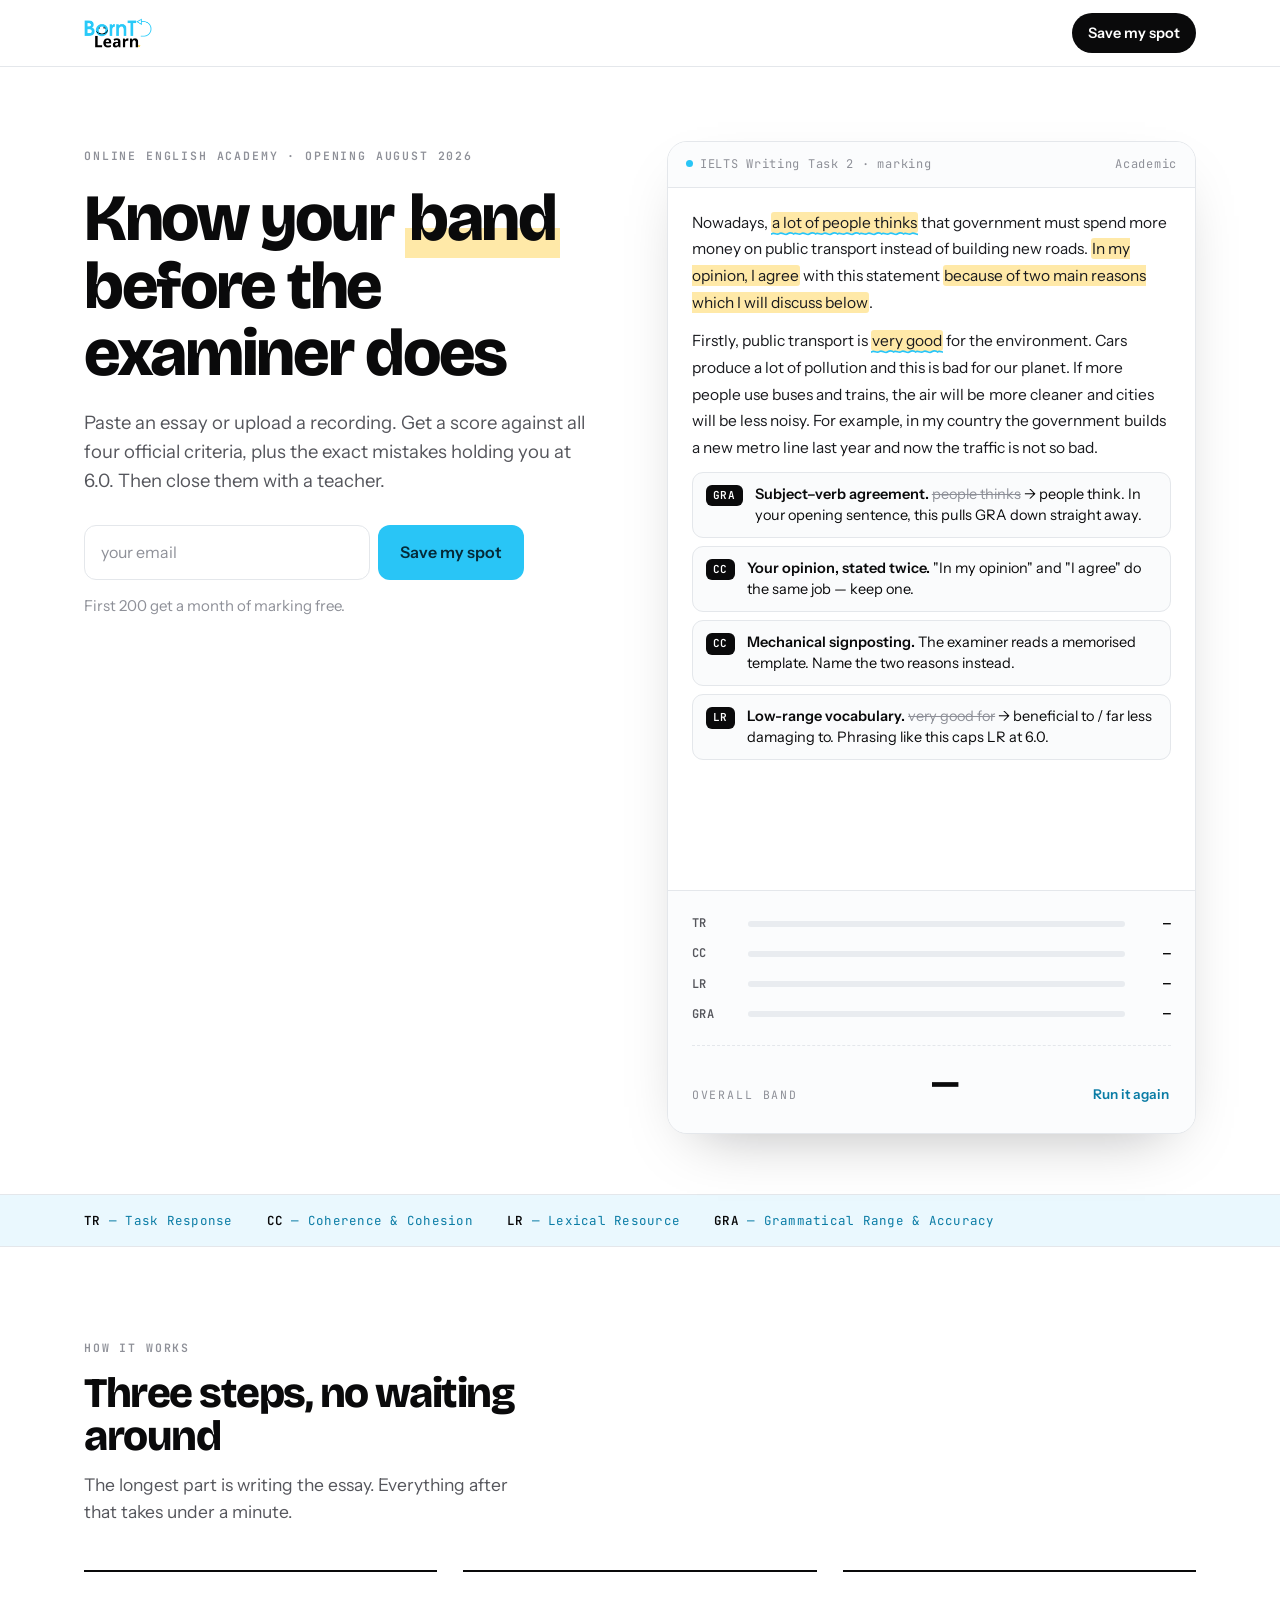
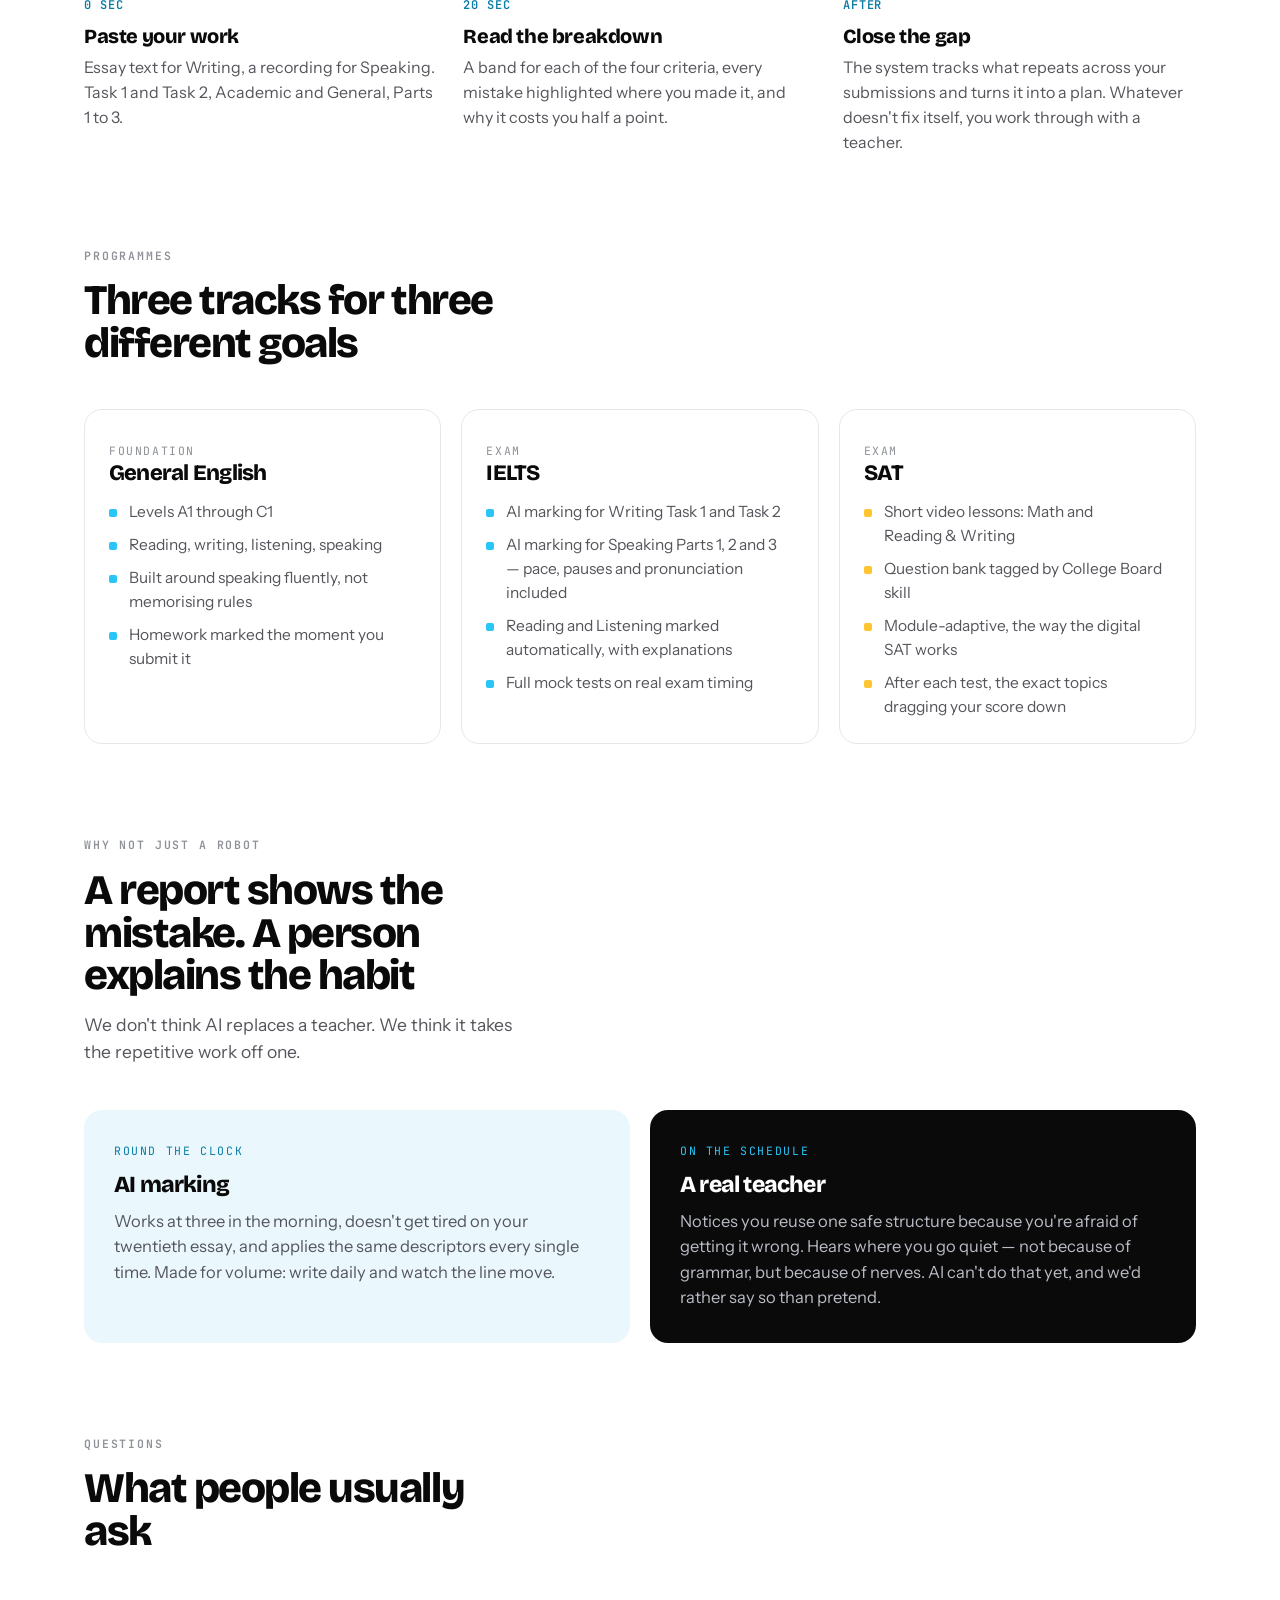
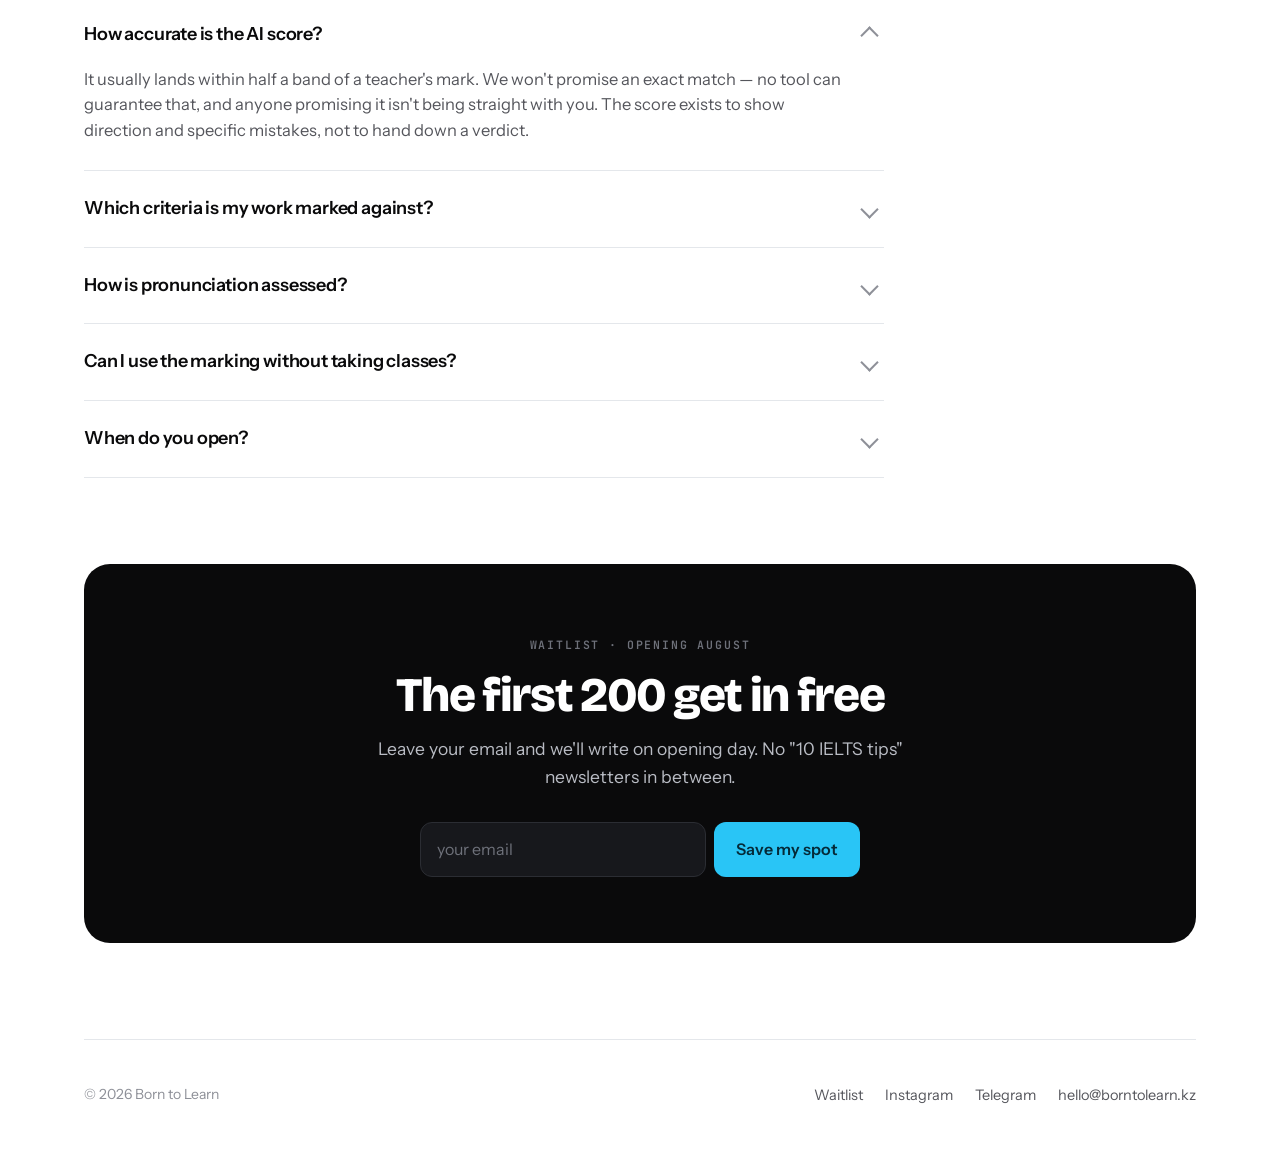
<file: born-to-learn-en (2).html>
<!DOCTYPE html>
<html lang="en">
<head>
<meta charset="utf-8">
<meta name="viewport" content="width=device-width, initial-scale=1">
<title>Born to Learn — know your IELTS band before the examiner does</title>
<meta name="description" content="AI marks your IELTS Writing and Speaking against the official descriptors and shows the exact mistakes holding you at 6.0. Live classes with a teacher on top.">
<link rel="preconnect" href="https://fonts.googleapis.com">
<link rel="preconnect" href="https://fonts.gstatic.com" crossorigin>
<link href="https://fonts.googleapis.com/css2?family=Bricolage+Grotesque:opsz,wght@12..96,600;12..96,700;12..96,800&family=Instrument+Sans:wght@400;500;600&family=JetBrains+Mono:wght@400;600&display=swap" rel="stylesheet">
<style>
:root{
  --ink:#0A0A0B;
  --ink-60:#55565C;
  --ink-35:#8E9098;
  --paper:#FFFFFF;
  --wash:#EAF8FE;
  --line:#E4E7EB;
  --cyan:#29C5F6;
  --cyan-deep:#0A7CA5;
  --star:#FFC530;
  --star-soft:#FFE9A8;
  --r:14px;
  --maxw:1160px;
}

*{box-sizing:border-box}
html{-webkit-text-size-adjust:100%}
body{
  margin:0;
  background:var(--paper);
  color:var(--ink);
  font-family:"Instrument Sans",-apple-system,BlinkMacSystemFont,"Segoe UI",Roboto,sans-serif;
  font-size:17px;
  line-height:1.55;
  -webkit-font-smoothing:antialiased;
}
h1,h2,h3{
  font-family:"Bricolage Grotesque","Instrument Sans",sans-serif;
  font-weight:800;
  letter-spacing:-.035em;
  line-height:1.02;
  margin:0;
}
p{margin:0}
a{color:inherit}
.wrap{max-width:var(--maxw);margin:0 auto;padding:0 24px}

:focus-visible{outline:3px solid var(--cyan-deep);outline-offset:3px;border-radius:6px}

/* ---------- header ---------- */
.hdr{
  position:sticky;top:0;z-index:50;
  background:rgba(255,255,255,.86);
  backdrop-filter:saturate(180%) blur(14px);
  border-bottom:1px solid var(--line);
}
.hdr-in{display:flex;align-items:center;justify-content:space-between;gap:16px;height:66px}
.logo{height:30px;width:auto;display:block}
.hdr-cta{
  font-size:14.5px;font-weight:600;text-decoration:none;
  padding:9px 16px;border-radius:999px;
  background:var(--ink);color:#fff;
  transition:transform .16s ease, background .16s ease;
}
.hdr-cta:hover{transform:translateY(-1px);background:var(--cyan-deep)}

/* ---------- eyebrow ---------- */
.eyebrow{
  font-family:"JetBrains Mono",ui-monospace,monospace;
  font-size:11.5px;font-weight:600;letter-spacing:.16em;text-transform:uppercase;
  color:var(--ink-35);
}

/* ---------- hero ---------- */
.hero{padding:74px 0 60px}
.hero-grid{display:grid;grid-template-columns:1fr 1.02fr;gap:64px;align-items:start}
.hero h1{font-size:clamp(40px,5.4vw,66px)}
.hero h1 .hl{
  background:linear-gradient(transparent 62%, var(--star-soft) 62%);
  padding:0 .06em;
}
.hero-sub{margin-top:22px;font-size:18.5px;color:var(--ink-60);max-width:30em}
.hero-note{margin-top:14px;font-size:15px;color:var(--ink-35)}

/* form */
.form{display:flex;gap:8px;margin-top:30px;max-width:440px}
.form input{
  flex:1;min-width:0;
  font:inherit;font-size:16px;
  padding:14px 16px;
  border:1.5px solid var(--line);border-radius:12px;
  background:#fff;color:var(--ink);
  transition:border-color .16s ease;
}
.form input::placeholder{color:var(--ink-35)}
.form input:focus{border-color:var(--cyan);outline:none}
.form button{
  font:inherit;font-weight:600;font-size:16px;
  padding:14px 22px;border:0;border-radius:12px;
  background:var(--cyan);color:#052a38;cursor:pointer;white-space:nowrap;
  transition:transform .16s ease, background .16s ease;
}
.form button:hover{transform:translateY(-1px);background:#12b6ec}
.form-ok{
  display:none;margin-top:30px;max-width:440px;
  padding:16px 18px;border-radius:12px;
  background:var(--wash);border:1.5px solid var(--cyan);
  font-size:16px;
}
.form-ok.on{display:block}
.form.hide{display:none}

/* ---------- grader demo ---------- */
.demo{
  border:1.5px solid var(--line);border-radius:20px;
  background:#fff;overflow:hidden;
  box-shadow:0 24px 60px -30px rgba(10,10,11,.34);
}
.demo-bar{
  display:flex;align-items:center;justify-content:space-between;gap:12px;
  padding:13px 18px;border-bottom:1.5px solid var(--line);background:#FBFCFD;
}
.demo-bar .t{font-family:"JetBrains Mono",monospace;font-size:12px;color:var(--ink-35);letter-spacing:.06em}
.dot{width:7px;height:7px;border-radius:50%;background:var(--cyan);display:inline-block;margin-right:7px;vertical-align:1px}
.dot.live{animation:pulse 1.6s ease-in-out infinite}
@keyframes pulse{0%,100%{opacity:1}50%{opacity:.25}}

.essay{padding:22px 24px 6px;font-size:15.5px;line-height:1.72;color:#1A1B1F}
.essay p+p{margin-top:12px}

.mk{
  position:relative;cursor:pointer;
  background-image:linear-gradient(var(--star-soft),var(--star-soft));
  background-repeat:no-repeat;
  background-size:0% 100%;
  background-position:0 0;
  transition:background-size .42s cubic-bezier(.2,.7,.3,1);
  border-radius:3px;
  padding:1px 1px;
}
.mk.on{background-size:100% 100%}
.mk.on::after{
  content:"";position:absolute;left:0;right:0;bottom:-3px;height:5px;
  background-image:url("data:image/svg+xml,%3Csvg xmlns='http://www.w3.org/2000/svg' width='22' height='5' viewBox='0 0 22 5'%3E%3Cpath d='M0 3.2c2.8-2.6 5.5 1.4 8.3-.6s5.6 2.2 8.4.2 3.6-1 5.3-.2' fill='none' stroke='%2329C5F6' stroke-width='1.7' stroke-linecap='round'/%3E%3C/svg%3E");
  background-repeat:repeat-x;
  opacity:0;animation:fadein .3s .28s forwards;
}
@keyframes fadein{to{opacity:1}}
.mk.sel{background-image:linear-gradient(var(--star),var(--star))}

.notes{padding:4px 24px 20px;display:grid;gap:8px}
.note{
  display:grid;grid-template-columns:auto 1fr;gap:12px;align-items:start;
  padding:11px 13px;border-radius:11px;background:#FAFBFC;border:1px solid var(--line);
  font-size:14.5px;line-height:1.45;
  opacity:0;transform:translateY(6px);
  transition:opacity .34s ease, transform .34s ease, border-color .16s ease, background .16s ease;
}
.note.on{opacity:1;transform:none}
.note.sel{border-color:var(--cyan);background:var(--wash)}
.chip{
  font-family:"JetBrains Mono",monospace;font-size:11px;font-weight:600;
  letter-spacing:.06em;
  padding:3px 7px;border-radius:6px;
  background:var(--ink);color:#fff;white-space:nowrap;margin-top:1px;
}
.note b{font-weight:600}
.note s{color:var(--ink-35);text-decoration-color:var(--ink-35)}

.scores{border-top:1.5px solid var(--line);background:#FBFCFD;padding:18px 24px 22px}
.crit{display:grid;grid-template-columns:44px 1fr 34px;gap:12px;align-items:center;padding:5px 0}
.crit .k{font-family:"JetBrains Mono",monospace;font-size:12px;font-weight:600;color:var(--ink-60);letter-spacing:.05em}
.crit .bar{height:6px;border-radius:99px;background:#E9ECF0;overflow:hidden}
.crit .bar i{display:block;height:100%;width:0;background:var(--cyan);border-radius:99px;transition:width .8s cubic-bezier(.2,.7,.3,1)}
.crit .v{font-family:"JetBrains Mono",monospace;font-size:13px;font-weight:600;text-align:right}
.overall{
  display:flex;align-items:baseline;justify-content:space-between;gap:14px;
  margin-top:16px;padding-top:15px;border-top:1px dashed var(--line);
}
.overall .lbl{font-family:"JetBrains Mono",monospace;font-size:11.5px;letter-spacing:.16em;text-transform:uppercase;color:var(--ink-35)}
.overall .num{font-family:"JetBrains Mono",monospace;font-size:44px;font-weight:600;line-height:1;letter-spacing:-.04em}
.replay{
  background:none;border:0;padding:6px 2px;cursor:pointer;
  font:inherit;font-size:13.5px;color:var(--cyan-deep);font-weight:600;
}
.replay:hover{text-decoration:underline}

/* ---------- criteria strip ---------- */
.strip{border-top:1px solid var(--line);border-bottom:1px solid var(--line);background:var(--wash)}
.strip-in{display:flex;flex-wrap:wrap;gap:10px 34px;padding:16px 24px;max-width:var(--maxw);margin:0 auto}
.strip span{font-family:"JetBrains Mono",monospace;font-size:12.5px;color:var(--cyan-deep);letter-spacing:.02em}
.strip b{color:var(--ink);font-weight:600}

/* ---------- generic section ---------- */
.sec{padding:86px 0}
.sec-head{max-width:26em;margin-bottom:44px}
.sec-head h2{font-size:clamp(29px,3.6vw,42px);margin-top:12px}
.sec-head p{margin-top:14px;color:var(--ink-60);font-size:17.5px}

/* steps */
.steps{display:grid;grid-template-columns:repeat(3,1fr);gap:26px}
.step{border-top:2px solid var(--ink);padding-top:18px}
.step .when{font-family:"JetBrains Mono",monospace;font-size:12px;font-weight:600;color:var(--cyan-deep);letter-spacing:.08em}
.step h3{font-size:20px;margin-top:10px;letter-spacing:-.02em}
.step p{margin-top:9px;color:var(--ink-60);font-size:16px}

/* tracks */
.tracks{display:grid;grid-template-columns:repeat(3,1fr);gap:20px}
.track{
  border:1.5px solid var(--line);border-radius:18px;padding:26px 24px 24px;
  transition:border-color .18s ease, transform .18s ease;
  background:#fff;
}
.track:hover{border-color:var(--cyan);transform:translateY(-3px)}
.track h3{font-size:22px}
.track .kind{font-family:"JetBrains Mono",monospace;font-size:11.5px;letter-spacing:.14em;text-transform:uppercase;color:var(--ink-35);margin-bottom:11px}
.track ul{margin:16px 0 0;padding:0;list-style:none}
.track li{position:relative;padding-left:20px;margin-top:9px;font-size:15.5px;color:var(--ink-60)}
.track li::before{content:"";position:absolute;left:0;top:9px;width:8px;height:8px;border-radius:2px;background:var(--cyan)}
.track.star li::before{background:var(--star)}

/* duo */
.duo{display:grid;grid-template-columns:1fr 1fr;gap:20px}
.duo>div{border-radius:18px;padding:32px 30px}
.duo .a{background:var(--wash)}
.duo .b{background:var(--ink);color:#fff}
.duo h3{font-size:23px;margin-bottom:12px}
.duo .b h3{color:#fff}
.duo p{font-size:16.5px;color:var(--ink-60)}
.duo .b p{color:#B9BCC4}
.duo .tag{font-family:"JetBrains Mono",monospace;font-size:11.5px;letter-spacing:.14em;text-transform:uppercase;margin-bottom:14px;display:block}
.duo .a .tag{color:var(--cyan-deep)}
.duo .b .tag{color:var(--cyan)}

/* faq */
.faq{max-width:800px}
.faq details{border-bottom:1px solid var(--line);padding:6px 0}
.faq summary{
  cursor:pointer;list-style:none;padding:18px 40px 18px 0;position:relative;
  font-weight:600;font-size:18px;letter-spacing:-.01em;
}
.faq summary::-webkit-details-marker{display:none}
.faq summary::after{
  content:"";position:absolute;right:8px;top:26px;
  width:11px;height:11px;border-right:2px solid var(--ink-35);border-bottom:2px solid var(--ink-35);
  transform:rotate(45deg);transition:transform .2s ease;
}
.faq details[open] summary::after{transform:rotate(-135deg)}
.faq .ans{padding:0 30px 20px 0;color:var(--ink-60);font-size:16.5px}

/* final cta */
.final{background:var(--ink);color:#fff;border-radius:26px;padding:66px 44px;text-align:center}
.final h2{font-size:clamp(30px,4vw,48px);color:#fff}
.final p{margin:16px auto 0;max-width:34em;color:#B9BCC4;font-size:17.5px}
.final .form{margin:32px auto 0}
.final .form input{background:#17181C;border-color:#2B2D33;color:#fff}
.final .form input::placeholder{color:#6E717A}
.final .form-ok{margin:32px auto 0;background:#17181C;border-color:var(--cyan);color:#fff}

/* footer */
.ftr{padding:44px 0 60px;display:flex;flex-wrap:wrap;gap:16px 30px;align-items:center;justify-content:space-between;border-top:1px solid var(--line);margin-top:86px}
.ftr small{color:var(--ink-35);font-size:14px}
.ftr nav{display:flex;gap:22px}
.ftr nav a{font-size:14.5px;color:var(--ink-60);text-decoration:none}
.ftr nav a:hover{color:var(--cyan-deep)}

/* ---------- responsive ---------- */
@media (max-width:980px){
  .hero-grid{grid-template-columns:1fr;gap:44px}
  .steps,.tracks,.duo{grid-template-columns:1fr}
  .sec{padding:64px 0}
  .hero{padding:52px 0 40px}
  .final{padding:48px 24px;border-radius:20px}
}
@media (max-width:560px){
  body{font-size:16px}
  .wrap{padding:0 18px}
  .form{flex-direction:column;max-width:none}
  .form button{width:100%}
  .essay{padding:18px 18px 4px;font-size:15px}
  .notes{padding:4px 18px 18px}
  .scores{padding:16px 18px 20px}
  .overall .num{font-size:38px}
  .duo>div{padding:26px 22px}
}

@media (prefers-reduced-motion:reduce){
  *{animation:none !important;transition:none !important}
  .mk{background-size:100% 100%}
  .note{opacity:1;transform:none}
}
</style>
</head>
<body>

<header class="hdr">
  <div class="wrap hdr-in">
    <img class="logo" src="[data-uri]" alt="Born to Learn">
    <a class="hdr-cta" href="#join">Save my spot</a>
  </div>
</header>

<main>

<!-- ================= HERO ================= -->
<section class="hero">
  <div class="wrap hero-grid">

    <div>
      <span class="eyebrow">Online English academy · Opening August 2026</span>
      <h1 style="margin-top:18px">Know your <span class="hl">band</span> before the examiner does</h1>
      <p class="hero-sub">
        Paste an essay or upload a recording. Get a score against all four official criteria,
        plus the exact mistakes holding you at 6.0. Then close them with a teacher.
      </p>

      <form class="form" id="f1" novalidate>
        <input type="email" name="email" placeholder="your email" aria-label="Email address" required>
        <button type="submit">Save my spot</button>
      </form>
      <div class="form-ok" id="ok1">
        Spot saved. We'll write to this address the day we open — before anyone else hears about it.
      </div>

      <p class="hero-note">First 200 get a month of marking free.</p>
    </div>

    <!-- ---- live grader ---- -->
    <div class="demo" id="demo">
      <div class="demo-bar">
        <span class="t"><span class="dot live"></span>IELTS Writing Task 2 · marking</span>
        <span class="t">Academic</span>
      </div>

      <div class="essay">
        <p>Nowadays, <span class="mk" data-i="0">a lot of people thinks</span> that government must spend more money on public transport instead of building new roads. <span class="mk" data-i="1">In my opinion, I agree</span> with this statement <span class="mk" data-i="2">because of two main reasons which I will discuss below</span>.</p>
        <p>Firstly, public transport is <span class="mk" data-i="3">very good</span> for the environment. Cars produce a lot of pollution and this is bad for our planet. If more people use buses and trains, the air will be <span class="mk" data-i="4">more cleaner</span> and cities will be less noisy. For example, in my country the government <span class="mk" data-i="5">builds</span> a new metro line last year and now the traffic is not so bad.</p>
      </div>

      <div class="notes" id="notes">
        <div class="note" data-i="0"><span class="chip">GRA</span><span><b>Subject–verb agreement.</b> <s>people thinks</s> → people think. In your opening sentence, this pulls GRA down straight away.</span></div>
        <div class="note" data-i="1"><span class="chip">CC</span><span><b>Your opinion, stated twice.</b> "In my opinion" and "I agree" do the same job — keep one.</span></div>
        <div class="note" data-i="2"><span class="chip">CC</span><span><b>Mechanical signposting.</b> The examiner reads a memorised template. Name the two reasons instead.</span></div>
        <div class="note" data-i="3"><span class="chip">LR</span><span><b>Low-range vocabulary.</b> <s>very good for</s> → beneficial to / far less damaging to. Phrasing like this caps LR at 6.0.</span></div>
        <div class="note" data-i="4"><span class="chip">GRA</span><span><b>Double comparative.</b> <s>more cleaner</s> → cleaner.</span></div>
        <div class="note" data-i="5"><span class="chip">GRA</span><span><b>Tense doesn't match "last year".</b> <s>builds</s> → built.</span></div>
      </div>

      <div class="scores">
        <div class="crit"><span class="k">TR</span><span class="bar"><i data-w="66"></i></span><span class="v" data-s="6.0">—</span></div>
        <div class="crit"><span class="k">CC</span><span class="bar"><i data-w="66"></i></span><span class="v" data-s="6.0">—</span></div>
        <div class="crit"><span class="k">LR</span><span class="bar"><i data-w="61"></i></span><span class="v" data-s="5.5">—</span></div>
        <div class="crit"><span class="k">GRA</span><span class="bar"><i data-w="61"></i></span><span class="v" data-s="5.5">—</span></div>
        <div class="overall">
          <span class="lbl">Overall band</span>
          <span class="num" id="band">—</span>
          <button class="replay" id="replay" type="button">Run it again</button>
        </div>
      </div>
    </div>

  </div>
</section>

<!-- ================= CRITERIA STRIP ================= -->
<div class="strip">
  <div class="strip-in">
    <span><b>TR</b> — Task Response</span>
    <span><b>CC</b> — Coherence &amp; Cohesion</span>
    <span><b>LR</b> — Lexical Resource</span>
    <span><b>GRA</b> — Grammatical Range &amp; Accuracy</span>
  </div>
</div>

<!-- ================= HOW ================= -->
<section class="sec">
  <div class="wrap">
    <div class="sec-head">
      <span class="eyebrow">How it works</span>
      <h2>Three steps, no waiting around</h2>
      <p>The longest part is writing the essay. Everything after that takes under a minute.</p>
    </div>
    <div class="steps">
      <div class="step">
        <span class="when">0 SEC</span>
        <h3>Paste your work</h3>
        <p>Essay text for Writing, a recording for Speaking. Task 1 and Task 2, Academic and General, Parts 1 to 3.</p>
      </div>
      <div class="step">
        <span class="when">20 SEC</span>
        <h3>Read the breakdown</h3>
        <p>A band for each of the four criteria, every mistake highlighted where you made it, and why it costs you half a point.</p>
      </div>
      <div class="step">
        <span class="when">AFTER</span>
        <h3>Close the gap</h3>
        <p>The system tracks what repeats across your submissions and turns it into a plan. Whatever doesn't fix itself, you work through with a teacher.</p>
      </div>
    </div>
  </div>
</section>

<!-- ================= TRACKS ================= -->
<section class="sec" style="padding-top:0">
  <div class="wrap">
    <div class="sec-head">
      <span class="eyebrow">Programmes</span>
      <h2>Three tracks for three different goals</h2>
    </div>
    <div class="tracks">

      <div class="track">
        <span class="kind">Foundation</span>
        <h3>General English</h3>
        <ul>
          <li>Levels A1 through C1</li>
          <li>Reading, writing, listening, speaking</li>
          <li>Built around speaking fluently, not memorising rules</li>
          <li>Homework marked the moment you submit it</li>
        </ul>
      </div>

      <div class="track">
        <span class="kind">Exam</span>
        <h3>IELTS</h3>
        <ul>
          <li>AI marking for Writing Task 1 and Task 2</li>
          <li>AI marking for Speaking Parts 1, 2 and 3 — pace, pauses and pronunciation included</li>
          <li>Reading and Listening marked automatically, with explanations</li>
          <li>Full mock tests on real exam timing</li>
        </ul>
      </div>

      <div class="track star">
        <span class="kind">Exam</span>
        <h3>SAT</h3>
        <ul>
          <li>Short video lessons: Math and Reading&nbsp;&amp;&nbsp;Writing</li>
          <li>Question bank tagged by College Board skill</li>
          <li>Module-adaptive, the way the digital SAT works</li>
          <li>After each test, the exact topics dragging your score down</li>
        </ul>
      </div>

    </div>
  </div>
</section>

<!-- ================= DUO ================= -->
<section class="sec" style="padding-top:0">
  <div class="wrap">
    <div class="sec-head">
      <span class="eyebrow">Why not just a robot</span>
      <h2>A report shows the mistake. A person explains the habit</h2>
      <p>We don't think AI replaces a teacher. We think it takes the repetitive work off one.</p>
    </div>
    <div class="duo">
      <div class="a">
        <span class="tag">Round the clock</span>
        <h3>AI marking</h3>
        <p>Works at three in the morning, doesn't get tired on your twentieth essay, and applies the same descriptors every single time. Made for volume: write daily and watch the line move.</p>
      </div>
      <div class="b">
        <span class="tag">On the schedule</span>
        <h3>A real teacher</h3>
        <p>Notices you reuse one safe structure because you're afraid of getting it wrong. Hears where you go quiet — not because of grammar, but because of nerves. AI can't do that yet, and we'd rather say so than pretend.</p>
      </div>
    </div>
  </div>
</section>

<!-- ================= FAQ ================= -->
<section class="sec" style="padding-top:0">
  <div class="wrap">
    <div class="sec-head">
      <span class="eyebrow">Questions</span>
      <h2>What people usually ask</h2>
    </div>
    <div class="faq">
      <details open>
        <summary>How accurate is the AI score?</summary>
        <div class="ans">It usually lands within half a band of a teacher's mark. We won't promise an exact match — no tool can guarantee that, and anyone promising it isn't being straight with you. The score exists to show direction and specific mistakes, not to hand down a verdict.</div>
      </details>
      <details>
        <summary>Which criteria is my work marked against?</summary>
        <div class="ans">The official descriptors. For Writing: Task Response, Coherence and Cohesion, Lexical Resource, Grammatical Range and Accuracy. For Speaking: Fluency and Coherence, Lexical Resource, Grammatical Range and Accuracy, Pronunciation.</div>
      </details>
      <details>
        <summary>How is pronunciation assessed?</summary>
        <div class="ans">Separately from the words. Your recording is broken down sound by sound, so you see which phonemes are letting you down — not a vague "work on your pronunciation". Speech rate, pause length and count, and filler words are measured too.</div>
      </details>
      <details>
        <summary>Can I use the marking without taking classes?</summary>
        <div class="ans">Yes. Marking works on its own. Classes plug in whenever you want them, and not before.</div>
      </details>
      <details>
        <summary>When do you open?</summary>
        <div class="ans">August 2026. The waitlist goes in first and gets a month of marking free.</div>
      </details>
    </div>
  </div>
</section>

<!-- ================= FINAL CTA ================= -->
<section class="wrap" id="join" style="padding-bottom:10px">
  <div class="final">
    <span class="eyebrow" style="color:#6E717A">Waitlist · Opening August</span>
    <h2 style="margin-top:14px">The first 200 get in free</h2>
    <p>Leave your email and we'll write on opening day. No "10 IELTS tips" newsletters in between.</p>
    <form class="form" id="f2" novalidate>
      <input type="email" name="email" placeholder="your email" aria-label="Email address" required>
      <button type="submit">Save my spot</button>
    </form>
    <div class="form-ok" id="ok2">Done. Check this inbox on opening day — your access will be in there.</div>
  </div>
</section>

</main>

<footer class="wrap">
  <div class="ftr">
    <small>© 2026 Born to Learn</small>
    <nav>
      <a href="#join">Waitlist</a>
      <a href="#">Instagram</a>
      <a href="#">Telegram</a>
      <a href="mailto:hello@borntolearn.kz">hello@borntolearn.kz</a>
    </nav>
  </div>
</footer>

<script>
(function(){
  var reduce = window.matchMedia('(prefers-reduced-motion: reduce)').matches;
  var marks = Array.prototype.slice.call(document.querySelectorAll('.mk'));
  var notes = Array.prototype.slice.call(document.querySelectorAll('.note'));
  var bars  = Array.prototype.slice.call(document.querySelectorAll('.crit .bar i'));
  var vals  = Array.prototype.slice.call(document.querySelectorAll('.crit .v'));
  var band  = document.getElementById('band');
  var timers = [];

  function clearTimers(){ timers.forEach(clearTimeout); timers = []; }
  function later(fn, ms){ timers.push(setTimeout(fn, ms)); }

  function reset(){
    clearTimers();
    marks.forEach(function(m){ m.classList.remove('on'); });
    notes.forEach(function(n){ n.classList.remove('on'); });
    bars.forEach(function(b){ b.style.width = '0'; });
    vals.forEach(function(v){ v.textContent = '—'; });
    band.textContent = '—';
  }

  function finish(){
    bars.forEach(function(b){ b.style.width = b.dataset.w + '%'; });
    vals.forEach(function(v){ v.textContent = v.dataset.s; });
    band.textContent = '6.0';
  }

  function countBand(){
    var steps = ['4.5','5.0','5.5','6.0'], i = 0;
    (function tick(){
      band.textContent = steps[i];
      if (++i < steps.length) later(tick, 110);
    })();
  }

  function play(){
    reset();
    if (reduce){
      marks.forEach(function(m){ m.classList.add('on'); });
      notes.forEach(function(n){ n.classList.add('on'); });
      finish();
      return;
    }
    marks.forEach(function(m, i){
      later(function(){
        m.classList.add('on');
        if (notes[i]) notes[i].classList.add('on');
      }, 420 + i * 460);
    });
    var after = 420 + marks.length * 460 + 260;
    later(function(){
      bars.forEach(function(b, i){
        later(function(){
          b.style.width = b.dataset.w + '%';
          vals[i].textContent = vals[i].dataset.s;
        }, i * 130);
      });
    }, after);
    later(countBand, after + 620);
  }

  function link(el){
    var i = el.dataset.i;
    var m = document.querySelector('.mk[data-i="' + i + '"]');
    var n = document.querySelector('.note[data-i="' + i + '"]');
    function on(){ if(m) m.classList.add('sel'); if(n) n.classList.add('sel'); }
    function off(){ if(m) m.classList.remove('sel'); if(n) n.classList.remove('sel'); }
    el.addEventListener('mouseenter', on);
    el.addEventListener('mouseleave', off);
    el.addEventListener('focus', on);
    el.addEventListener('blur', off);
  }
  marks.concat(notes).forEach(link);
  marks.forEach(function(m){ m.tabIndex = 0; });

  document.getElementById('replay').addEventListener('click', play);

  var demo = document.getElementById('demo'), started = false;
  if ('IntersectionObserver' in window){
    var io = new IntersectionObserver(function(entries){
      entries.forEach(function(e){
        if (e.isIntersecting && !started){ started = true; play(); io.disconnect(); }
      });
    }, { threshold: 0.25 });
    io.observe(demo);
  } else { play(); }

  // waitlist forms
  [['f1','ok1'],['f2','ok2']].forEach(function(pair){
    var form = document.getElementById(pair[0]);
    var ok = document.getElementById(pair[1]);
    form.addEventListener('submit', function(e){
      e.preventDefault();
      var input = form.querySelector('input');
      if (!input.value || input.value.indexOf('@') < 1){
        input.focus();
        input.style.borderColor = '#E4572E';
        input.placeholder = 'we need the full address, with the @';
        return;
      }
      // TODO: connect this to your store (Supabase / Google Sheets / Beehiiv)
      form.classList.add('hide');
      ok.classList.add('on');
    });
  });
})();
</script>
</body>
</html>
</file>
